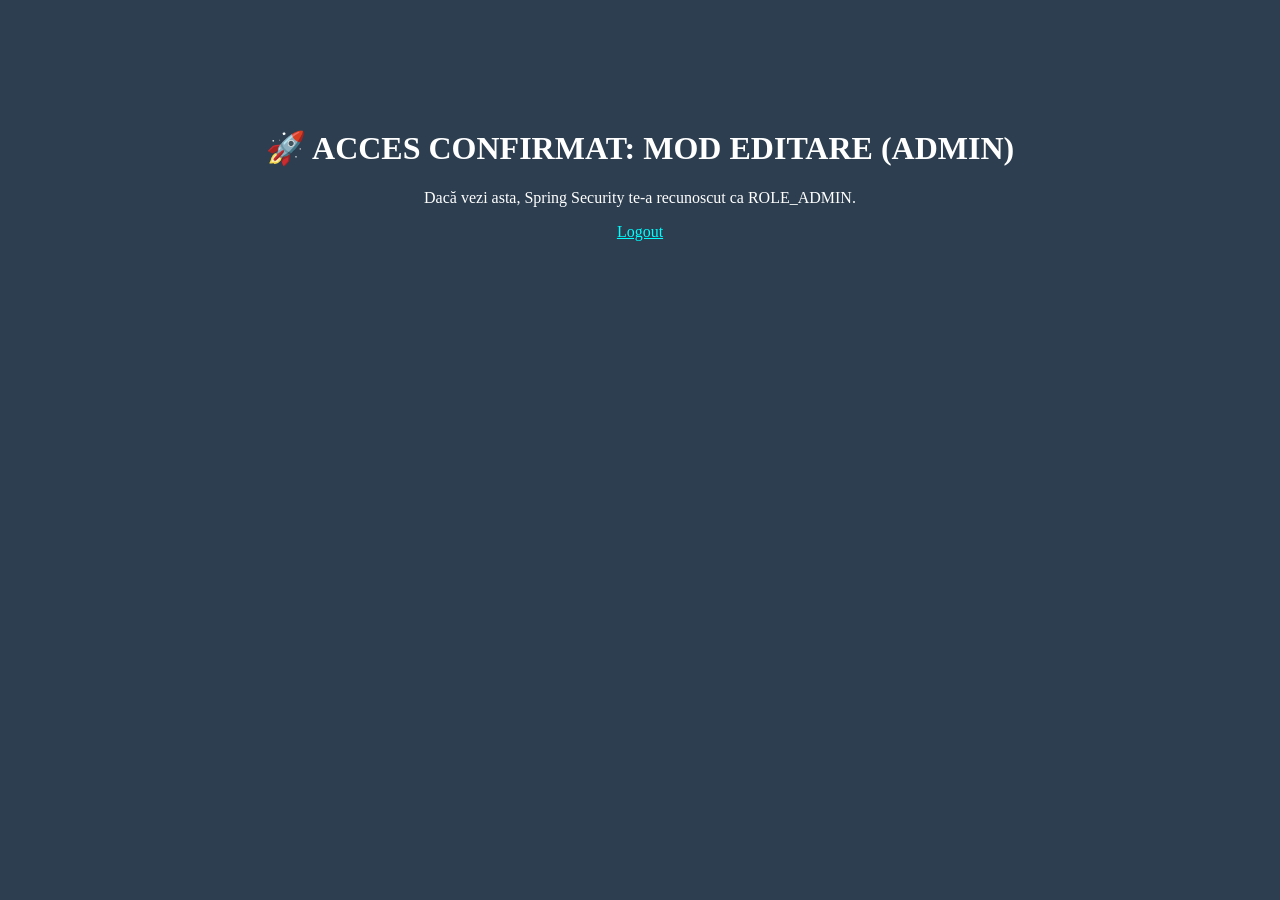
<file: Backend/demo/src/main/resources/static/admin_test.html>
﻿<!DOCTYPE html>
<html>
<head><title>Test Admin</title></head>
<body style="background-color: #2c3e50; color: white; text-align: center; padding-top: 100px;">
    <h1>🚀 ACCES CONFIRMAT: MOD EDITARE (ADMIN)</h1>
    <p>Dacă vezi asta, Spring Security te-a recunoscut ca ROLE_ADMIN.</p>
    <a href="/logout" style="color: cyan;">Logout</a>
</body>
</html>
</file>
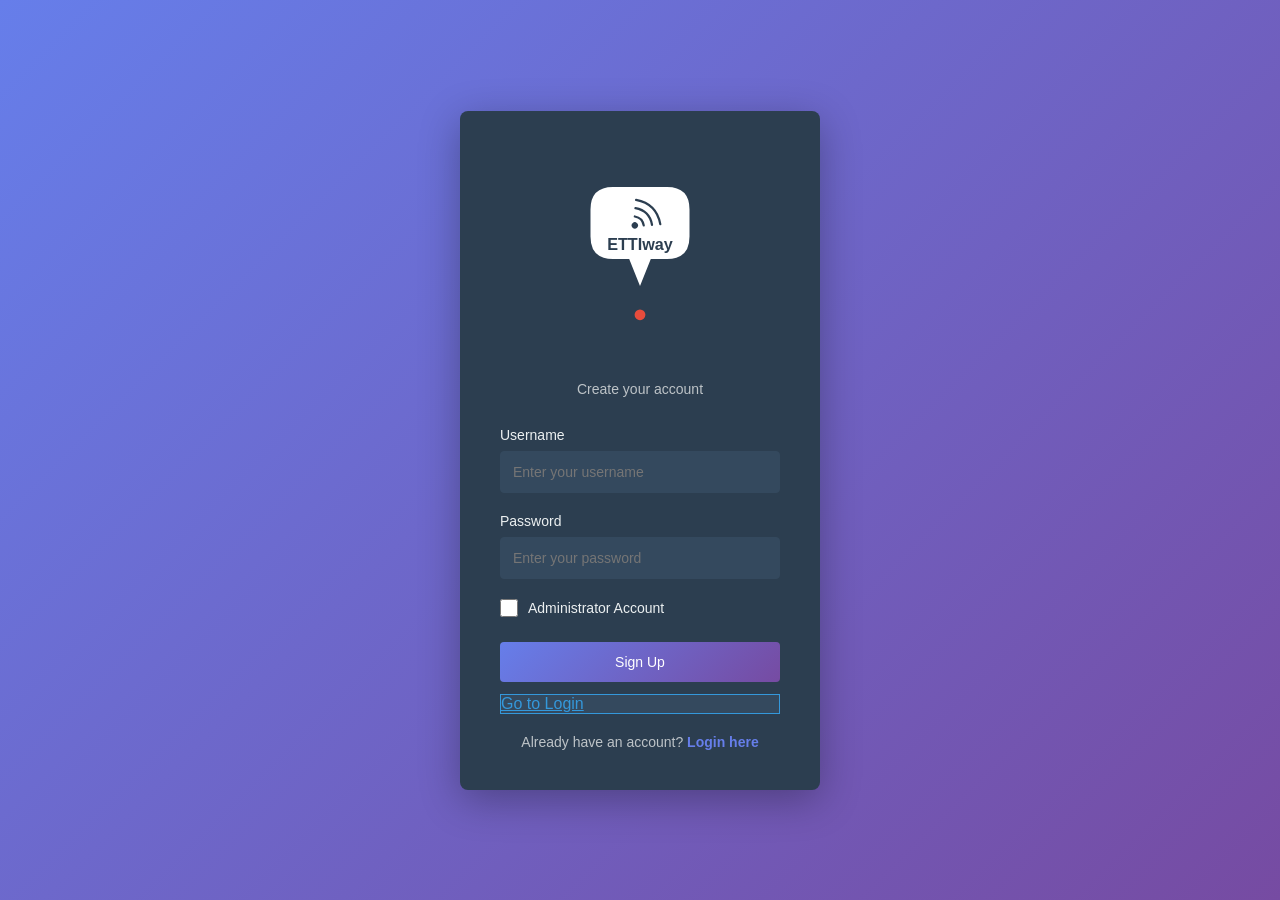
<file: Backend/demo/src/main/resources/static/auth.html>
﻿<!DOCTYPE html>
<html lang="en">
<head>
    <meta charset="UTF-8">
    <meta name="viewport" content="width=device-width, initial-scale=1.0">
    <title>ETTIway - Sign Up</title>
    <link rel="icon" type="image/svg+xml" href="Icons/tab-logo.svg">
    <style>
        
        * {
            margin: 0;
            padding: 0;
            box-sizing: border-box;
        }
        body {
            font-family: 'Segoe UI', Tahoma, Geneva, Verdana, sans-serif;
            height: 100vh;
            background: linear-gradient(135deg, #667eea 0%, #764ba2 100%);
            display: flex;
            align-items: center;
            justify-content: center;
        }
        
        .auth-container {
            width: 100%;
            max-width: 400px;
            padding: 20px;
        }
        
        .card {
            background-color: #2c3e50;
            border-radius: 8px;
            box-shadow: 0 10px 40px rgba(0, 0, 0, 0.3);
            padding: 40px;
            color: #ecf0f1;
        }
        
        .card-header {
            text-align: center;
            margin-bottom: 30px;
        }
        .auth-logo {
            max-width: 180px;
            height: auto;
            margin-bottom: 10px;
        }
        .card-header p {
            font-size: 14px;
            color: #bdc3c7;
        }
        
        .form-group {
            margin-bottom: 20px;
        }
        label {
            display: block;
            font-size: 14px;
            font-weight: 500;
            margin-bottom: 8px;
            color: #ecf0f1;
        }
        input[type="text"],
        input[type="password"] {
            width: 100%;
            padding: 12px;
            border: 1px solid #34495e;
            border-radius: 4px;
            background-color: #34495e;
            color: #ecf0f1;
            font-size: 14px;
            transition: all 0.3s ease;
        }
        input[type="text"]:focus,
        input[type="password"]:focus {
            outline: none;
            border-color: #667eea;
            box-shadow: 0 0 0 3px rgba(102, 126, 234, 0.1);
            background-color: #3e5871;
        }
        
        .checkbox-group {
            display: flex;
            align-items: center;
            margin-bottom: 25px;
        }
        input[type="checkbox"] {
            width: 18px;
            height: 18px;
            margin-right: 10px;
            cursor: pointer;
            accent-color: #667eea;
        }
        .checkbox-group label {
            margin-bottom: 0;
            display: flex;
            align-items: center;
            cursor: pointer;
            font-size: 14px;
            color: #ecf0f1;
        }
        
        .button-group {
            display: flex;
            flex-direction: column;
            gap: 12px;
        }
        button,
        .btn-link {
            padding: 12px;
            border: none;
            border-radius: 4px;
            font-size: 14px;
            font-weight: 500;
            cursor: pointer;
            transition: all 0.3s ease;
            text-decoration: none;
            display: inline-block;
            text-align: center;
        }
        .btn-primary {
            background: linear-gradient(135deg, #667eea 0%, #764ba2 100%);
            color: white;
        }
        .btn-primary:hover {
            transform: translateY(-2px);
            box-shadow: 0 8px 20px rgba(102, 126, 234, 0.3);
        }
        .btn-primary:active {
            transform: translateY(0);
        }
        .btn-primary:disabled {
            opacity: 0.6;
            cursor: not-allowed;
            transform: none;
        }
        .btn-secondary {
            background-color: #34495e;
            color: #3498db;
            border: 1px solid #3498db;
        }
        .btn-secondary:hover {
            background-color: #3e5871;
            transform: translateY(-2px);
        }
        
        .btn-primary.loading {
            opacity: 0.7;
            pointer-events: none;
        }
        .spinner {
            display: inline-block;
            width: 14px;
            height: 14px;
            border: 2px solid rgba(255, 255, 255, 0.3);
            border-radius: 50%;
            border-top-color: white;
            animation: spin 0.8s linear infinite;
            margin-right: 6px;
        }
        @keyframes spin {
            to { transform: rotate(360deg); }
        }
        
        .error-message {
            background-color: #c0392b;
            color: #ecf0f1;
            padding: 12px;
            border-radius: 4px;
            margin-bottom: 20px;
            font-size: 14px;
            display: none;
        }
        .error-message.show {
            display: block;
        }
        
        .success-message {
            background-color: #27ae60;
            color: #ecf0f1;
            padding: 12px;
            border-radius: 4px;
            margin-bottom: 20px;
            font-size: 14px;
            display: none;
        }
        .success-message.show {
            display: block;
        }
        
        .login-link {
            text-align: center;
            font-size: 14px;
            margin-top: 20px;
            color: #bdc3c7;
        }
        .login-link a {
            color: #667eea;
            text-decoration: none;
            font-weight: 600;
            transition: color 0.2s ease;
        }
        .login-link a:hover {
            color: #764ba2;
            text-decoration: underline;
        }
    </style>
</head>
<body>
    <div class="auth-container">
        <div class="card">
            <div class="card-header">
                <img src="Icons/logo-light.svg" alt="ETTIway Logo" class="auth-logo">
                <p>Create your account</p>
            </div>
            <div class="error-message" id="errorMessage"></div>
            <div class="success-message" id="successMessage"></div>
            <form id="signupForm">
                <div class="form-group">
                    <label for="username">Username</label>
                    <input 
                        type="text" 
                        id="username" 
                        name="username" 
                        autocomplete="off"
                        placeholder="Enter your username" 
                        required
                    >
                </div>
                <div class="form-group">
                    <label for="password">Password</label>
                    <input 
                        type="password" 
                        id="password" 
                        name="password" 
                        autocomplete="new-password"
                        placeholder="Enter your password" 
                        required
                    >
                </div>
                <div class="checkbox-group">
                    <input 
                        type="checkbox" 
                        id="isAdmin" 
                        name="isAdmin"
                    >
                    <label for="isAdmin">Administrator Account</label>
                </div>
                <div class="button-group">
                    <button 
                        type="submit" 
                        class="btn-primary" 
                        id="signupBtn"
                    >
                        Sign Up
                    </button>
                    <a href="/login.html" class="btn-secondary">
                        Go to Login
                    </a>
                </div>
            </form>
            <div class="login-link">
                Already have an account? <a href="/login.html">Login here</a>
            </div>
        </div>
    </div>
    <script>
        
        const signupForm = document.getElementById('signupForm');
        const usernameInput = document.getElementById('username');
        const passwordInput = document.getElementById('password');
        const isAdminCheckbox = document.getElementById('isAdmin');
        const signupBtn = document.getElementById('signupBtn');
        const errorMessage = document.getElementById('errorMessage');
        const successMessage = document.getElementById('successMessage');
        
        signupForm.addEventListener('submit', async (e) => {
            e.preventDefault();
            
            errorMessage.classList.remove('show');
            errorMessage.textContent = '';
            successMessage.classList.remove('show');
            successMessage.textContent = '';
            
            if (!usernameInput.value.trim()) {
                showError('Username is required');
                return;
            }
            if (!passwordInput.value.trim()) {
                showError('Password is required');
                return;
            }
            if (passwordInput.value.length < 6) {
                showError('Password must be at least 6 characters long');
                return;
            }
            
            signupBtn.disabled = true;
            signupBtn.classList.add('loading');
            const originalText = signupBtn.textContent;
            signupBtn.innerHTML = '<span class="spinner"></span>Signing up...';
            try {
                
                const data = {
                    username: usernameInput.value.trim(),
                    password: passwordInput.value,
                    isAdmin: isAdminCheckbox.checked
                };
                
                const response = await fetch('/api/auth/signup', {
                    method: 'POST',
                    headers: {
                        'Content-Type': 'application/json'
                    },
                    body: JSON.stringify(data)
                });
                
                if (!response.ok) {
                    const errorData = await response.json().catch(() => ({}));
                    throw new Error(
                        errorData.message || 
                        `Sign up failed: ${response.status} ${response.statusText}`
                    );
                }
                
                showSuccess('Sign up successful! Redirecting to login...');
                
                signupForm.reset();
                
                setTimeout(() => {
                    window.location.href = '/login.html';
                }, 2000);
            } catch (error) {
                console.error('Sign up error:', error);
                showError(error.message || 'An error occurred during sign up. Please try again.');
            } finally {
                
                signupBtn.disabled = false;
                signupBtn.classList.remove('loading');
                signupBtn.textContent = originalText;
            }
        });
        
        function showError(message) {
            errorMessage.textContent = message;
            errorMessage.classList.add('show');
            errorMessage.scrollIntoView({ behavior: 'smooth', block: 'nearest' });
        }
        
        function showSuccess(message) {
            successMessage.textContent = message;
            successMessage.classList.add('show');
            successMessage.scrollIntoView({ behavior: 'smooth', block: 'nearest' });
        }
        
        usernameInput.addEventListener('input', () => {
            if (errorMessage.classList.contains('show')) {
                errorMessage.classList.remove('show');
            }
        });
        passwordInput.addEventListener('input', () => {
            if (errorMessage.classList.contains('show')) {
                errorMessage.classList.remove('show');
            }
        });
    </script>
</body>
</html>
</file>
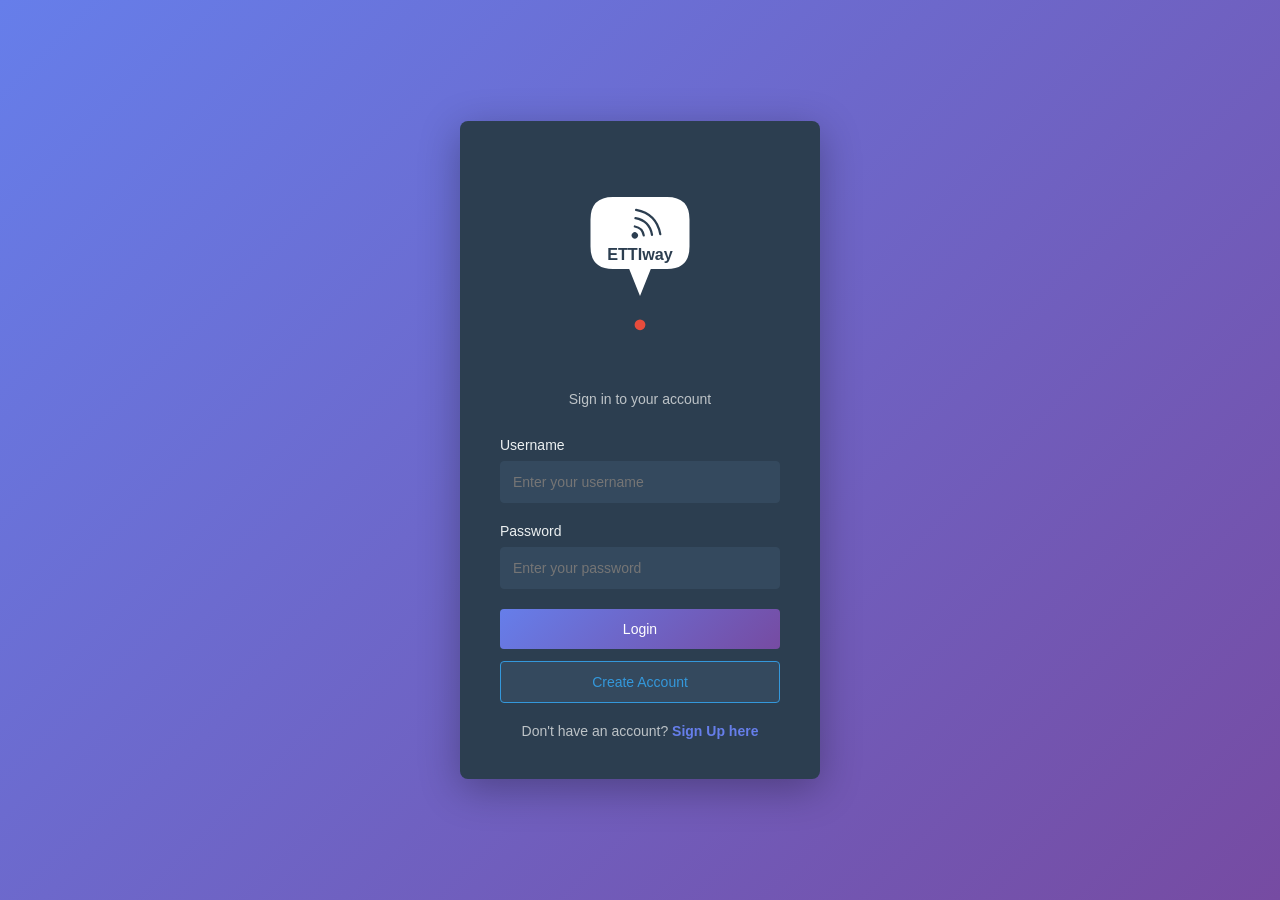
<file: Backend/demo/src/main/resources/static/login.html>
﻿<!DOCTYPE html>
<html lang="en">
<head>
    <meta charset="UTF-8">
    <meta name="viewport" content="width=device-width, initial-scale=1.0">
    <title>ETTIway - Login</title>
    <link rel="icon" type="image/svg+xml" href="Icons/tab-logo.svg">
    <style>
        * {
            margin: 0;
            padding: 0;
            box-sizing: border-box;
        }
        body {
            font-family: 'Segoe UI', Tahoma, Geneva, Verdana, sans-serif;
            height: 100vh;
            background: linear-gradient(135deg, #667eea 0%, #764ba2 100%);
            display: flex;
            align-items: center;
            justify-content: center;
        }
        .auth-container {
            width: 100%;
            max-width: 400px;
            padding: 20px;
        }
        .card {
            background-color: #2c3e50;
            border-radius: 8px;
            box-shadow: 0 10px 40px rgba(0, 0, 0, 0.3);
            padding: 40px;
            color: #ecf0f1;
        }
        .card-header {
            text-align: center;
            margin-bottom: 30px;
        }
        .auth-logo {
            max-width: 180px;
            height: auto;
            margin-bottom: 10px;
        }
        .card-header p {
            font-size: 14px;
            color: #bdc3c7;
        }
        .error-message {
            display: none;
            margin-bottom: 16px;
            padding: 10px 12px;
            border-radius: 4px;
            background-color: #c0392b;
            color: #ecf0f1;
            font-size: 14px;
        }
        .error-message.show {
            display: block;
        }
        .form-group {
            margin-bottom: 20px;
        }
        label {
            display: block;
            font-size: 14px;
            font-weight: 500;
            margin-bottom: 8px;
            color: #ecf0f1;
        }
        input[type="text"],
        input[type="password"] {
            width: 100%;
            padding: 12px;
            border: 1px solid #34495e;
            border-radius: 4px;
            background-color: #34495e;
            color: #ecf0f1;
            font-size: 14px;
            transition: all 0.3s ease;
        }
        input[type="text"]:focus,
        input[type="password"]:focus {
            outline: none;
            border-color: #667eea;
            box-shadow: 0 0 0 3px rgba(102, 126, 234, 0.1);
            background-color: #3e5871;
        }
        .button-group {
            display: flex;
            flex-direction: column;
            gap: 12px;
            margin-top: 10px;
        }
        button,
        .btn-secondary {
            padding: 12px;
            border: none;
            border-radius: 4px;
            font-size: 14px;
            font-weight: 500;
            cursor: pointer;
            transition: all 0.3s ease;
            text-decoration: none;
            display: inline-block;
            text-align: center;
        }
        .btn-primary {
            background: linear-gradient(135deg, #667eea 0%, #764ba2 100%);
            color: white;
        }
        .btn-primary:hover {
            transform: translateY(-2px);
            box-shadow: 0 8px 20px rgba(102, 126, 234, 0.3);
        }
        .btn-secondary {
            background-color: #34495e;
            color: #3498db;
            border: 1px solid #3498db;
        }
        .btn-secondary:hover {
            background-color: #3e5871;
            transform: translateY(-2px);
        }
        .register-link {
            text-align: center;
            font-size: 14px;
            margin-top: 20px;
            color: #bdc3c7;
        }
        .register-link a {
            color: #667eea;
            text-decoration: none;
            font-weight: 600;
            transition: color 0.2s ease;
        }
        .register-link a:hover {
            color: #764ba2;
            text-decoration: underline;
        }
    </style>
</head>
<body>
    <div class="auth-container">
        <div class="card">
            <div class="card-header">
                <img src="Icons/logo-light.svg" alt="ETTIway Logo" class="auth-logo">
                <p>Sign in to your account</p>
            </div>
            <div id="login-error" class="error-message">User sau parola gresit</div>
            <form action="/login" method="POST">
                <div class="form-group">
                    <label for="username">Username</label>
                    <input
                        type="text"
                        id="username"
                        name="username"
                        autocomplete="off"
                        placeholder="Enter your username"
                        required
                    >
                </div>
                <div class="form-group">
                    <label for="password">Password</label>
                    <input
                        type="password"
                        id="password"
                        name="password"
                        autocomplete="new-password"
                        placeholder="Enter your password"
                        required
                    >
                </div>
                <div class="button-group">
                    <button type="submit" class="btn-primary">Login</button>
                    <a href="/auth.html" class="btn-secondary">Create Account</a>
                </div>
            </form>
            <div class="register-link">
                Don't have an account? <a href="/auth.html">Sign Up here</a>
            </div>
        </div>
    </div>
    <script>
        const params = new URLSearchParams(window.location.search);
        if (params.get('error') === 'true' || params.has('error')) {
            document.getElementById('login-error').classList.add('show');
        }
    </script>
</body>
</html>
</file>
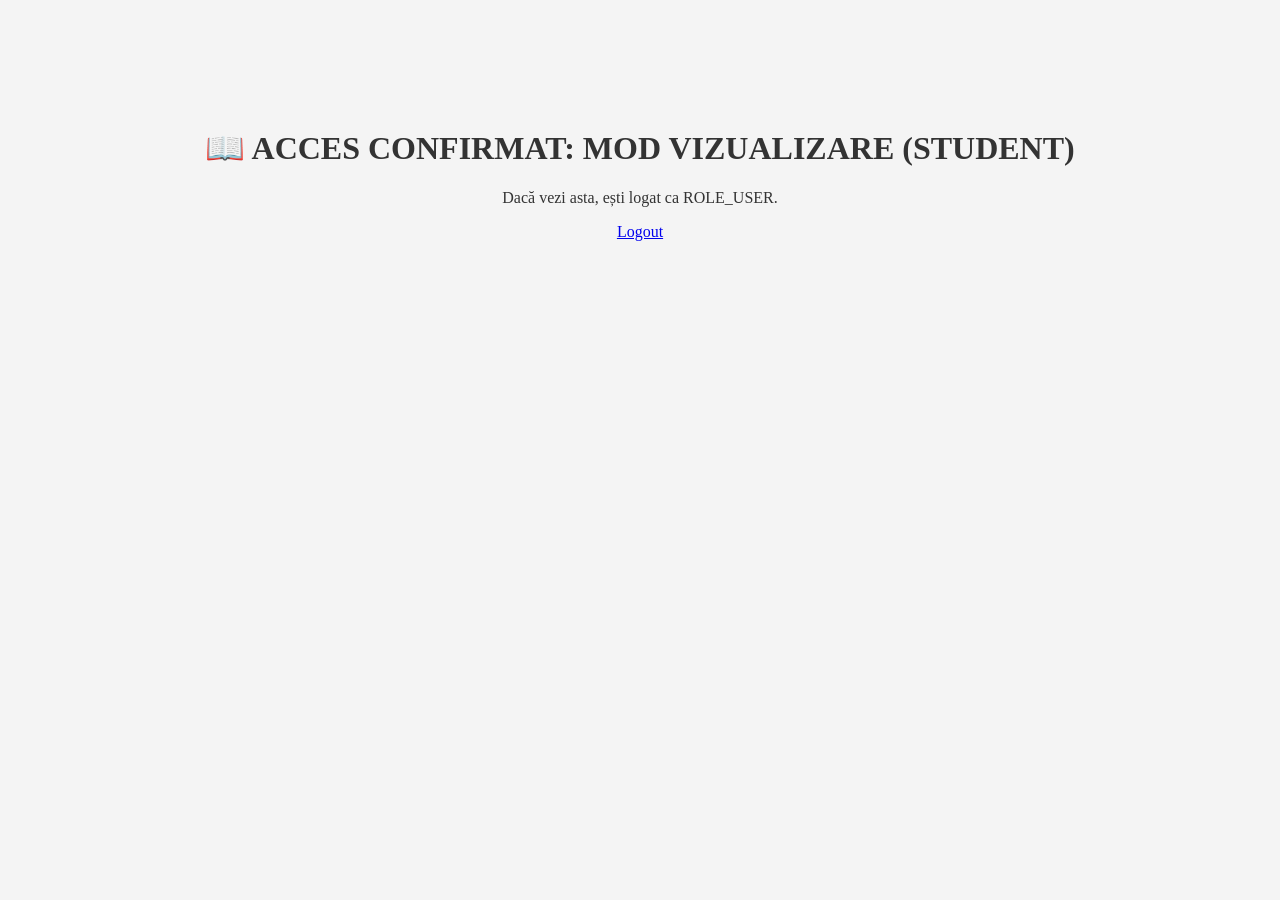
<file: Backend/demo/src/main/resources/static/user_test.html>
﻿<!DOCTYPE html>
<html>
<head><title>Test Student</title></head>
<body style="background-color: #f4f4f4; color: #333; text-align: center; padding-top: 100px;">
    <h1>📖 ACCES CONFIRMAT: MOD VIZUALIZARE (STUDENT)</h1>
    <p>Dacă vezi asta, ești logat ca ROLE_USER.</p>
    <a href="/logout">Logout</a>
</body>
</html>
</file>
